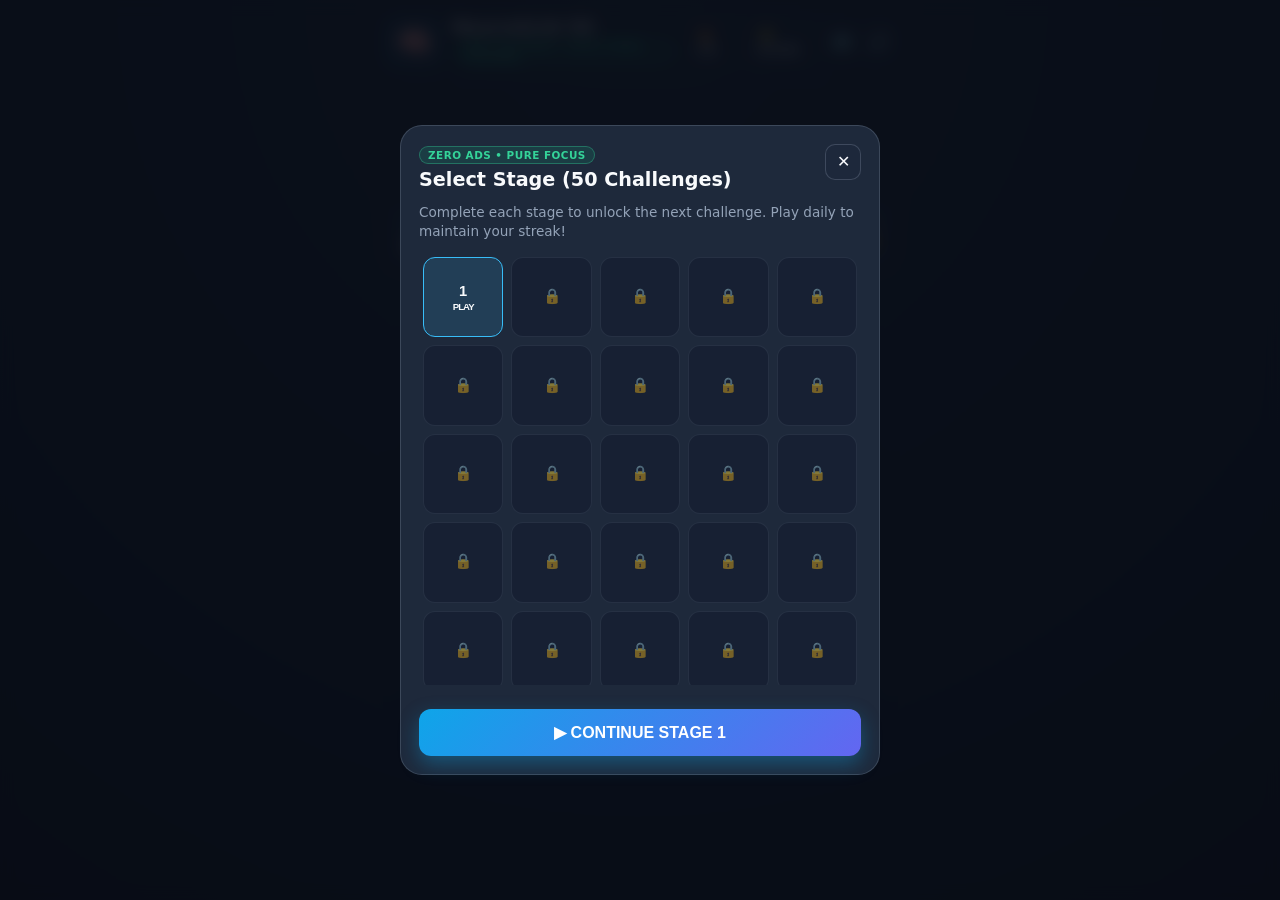
<file: index.html>
<!DOCTYPE html>
<html lang="en">
<head>
  <meta charset="UTF-8" />
  <meta name="viewport" content="width=device-width, initial-scale=1.0, maximum-scale=1.0, user-scalable=no" />
  <title>NeuroGrid 50 — Ad-Free Mind Puzzle</title>
  <link rel="manifest" href="manifest.json" />
  <meta name="theme-color" content="#0f172a" />
  <link rel="stylesheet" href="style.css" />
</head>
<body>
  <div class="app-shell">
    <header class="top-bar">
      <div class="brand">
        <span class="logo-dot">🧠</span>
        <div>
          <h1>NeuroGrid 50</h1>
          <span class="no-ads-pill">100% AD-FREE • DAILY MIND TRAINING</span>
        </div>
      </div>
      <div class="stats-group">
        <div class="stat-pill" title="Daily Streak">🔥 <span id="streakCount">1</span>d</div>
        <div class="stat-pill" title="Total Stars">⭐ <span id="totalStars">0</span>/150</div>
        <button id="stageMapBtn" class="icon-btn" title="50 Stages">🗺️</button>
        <button id="soundBtn" class="icon-btn" title="Sound">🔊</button>
      </div>
    </header>

    <main id="gameView" class="game-view">
      <div class="stage-meta">
        <div class="stage-title-box">
          <span id="stageLabel" class="stage-badge">STAGE 1 / 50</span>
          <h2 id="stageSubtitle">Warm-Up Circuit</h2>
        </div>
        <div class="moves-box">
          <span>Moves Left</span>
          <strong id="movesLeft">3</strong>
        </div>
      </div>

      <p id="instructionText" class="instruction-text">
        Watch the glowing sequence carefully, then tap the tiles in exact order!
      </p>

      <div id="gridContainer" class="grid-container"></div>

      <div class="action-bar">
        <button id="replayPatternBtn" class="btn secondary-btn">👁️ Replay Hint (<span id="hintsLeft">2</span>)</button>
        <button id="restartStageBtn" class="btn secondary-btn">🔄 Reset Stage</button>
      </div>
    </main>

    <section id="stagesModal" class="overlay">
      <div class="modal-card">
        <div class="modal-header">
          <div>
            <span class="no-ads-pill">ZERO ADS • PURE FOCUS</span>
            <h2>Select Stage (50 Challenges)</h2>
          </div>
          <button id="closeStagesBtn" class="icon-btn">✕</button>
        </div>
        <p class="modal-desc">Complete each stage to unlock the next challenge. Play daily to maintain your streak!</p>
        <div id="stagesGrid" class="stages-grid"></div>
        <button id="continueBtn" class="btn primary-btn full-btn">▶ CONTINUE STAGE <span id="continueStageNum">1</span></button>
      </div>
    </section>

    <section id="winModal" class="overlay hidden">
      <div class="modal-card center-card">
        <div class="win-badge">✨ STAGE CLEARED ✨</div>
        <h2 id="winHeading">Stage 1 Complete!</h2>
        <div id="earnedStarsRow" class="earned-stars">⭐⭐⭐</div>
        <p id="winSubtext" class="modal-desc">Next stage unlocked! Keep your brain sharp.</p>
        <div class="modal-actions">
          <button id="nextStageBtn" class="btn primary-btn">NEXT STAGE ➡</button>
          <button id="allStagesFromWinBtn" class="btn secondary-btn">🗺️ 50 STAGES</button>
        </div>
      </div>
    </section>
  </div>

  <script src="script.js"></script>
  <script>
    if ('serviceWorker' in navigator) {
      window.addEventListener('load', () => {
        navigator.serviceWorker.register('./sw.js').catch(() => {});
      });
    }
  </script>
</body>
</html>
</file>
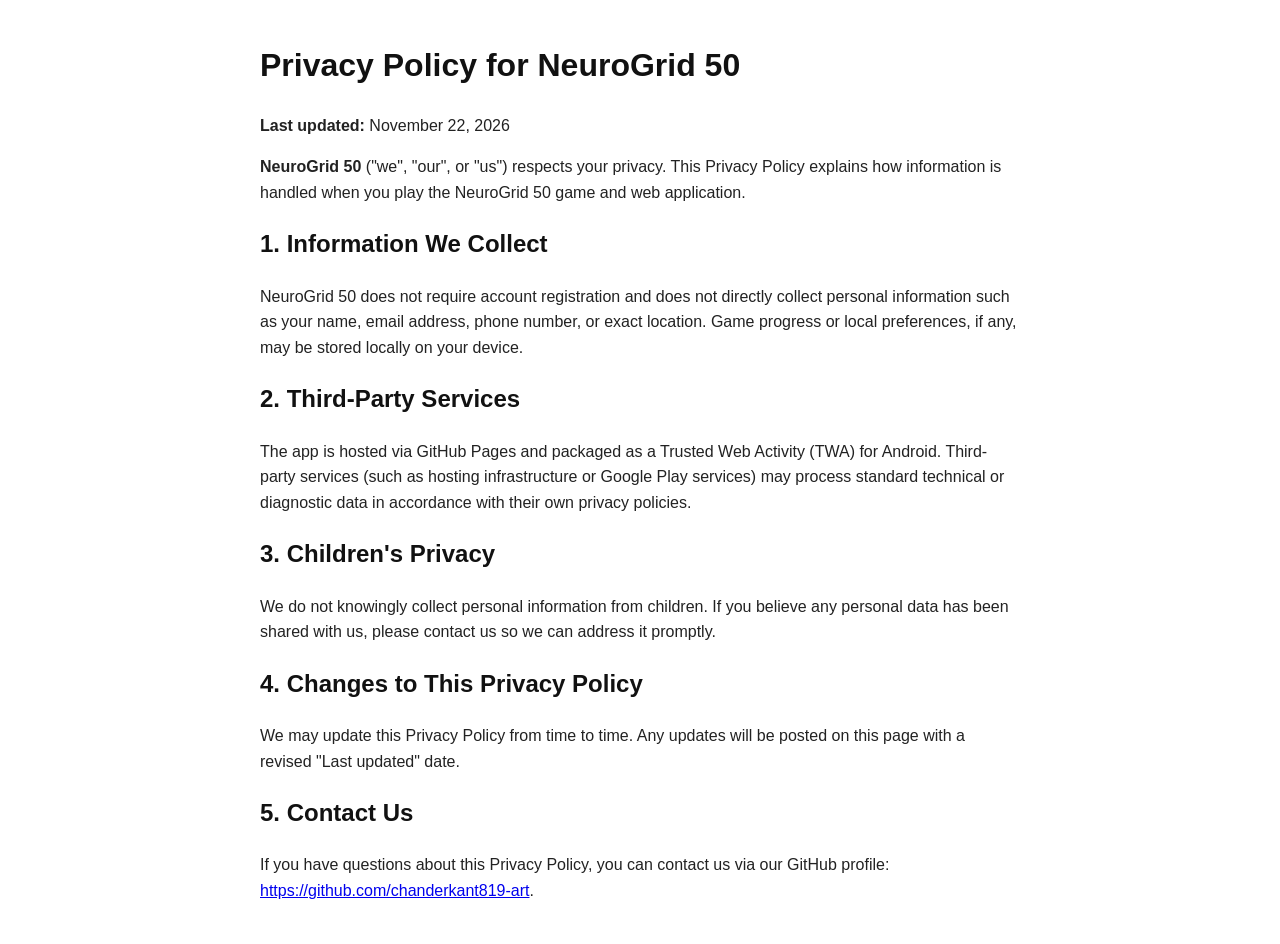
<file: privacy-policy.html>
<!DOCTYPE html>
<html lang="en">
<head>
  <meta charset="UTF-8" />
  <meta name="viewport" content="width=device-width, initial-scale=1.0" />
  <title>Privacy Policy - NeuroGrid 50</title>
  <style>
    body {
      font-family: Arial, sans-serif;
      max-width: 760px;
      margin: 40px auto;
      padding: 0 18px;
      line-height: 1.6;
      color: #222;
    }
    h1, h2 {
      color: #111;
    }
  </style>
</head>
<body>
  <h1>Privacy Policy for NeuroGrid 50</h1>
  <p><strong>Last updated:</strong> November 22, 2026</p>

  <p>
    <strong>NeuroGrid 50</strong> ("we", "our", or "us") respects your privacy. This Privacy Policy explains how information is handled when you play the NeuroGrid 50 game and web application.
  </p>

  <h2>1. Information We Collect</h2>
  <p>
    NeuroGrid 50 does not require account registration and does not directly collect personal information such as your name, email address, phone number, or exact location. Game progress or local preferences, if any, may be stored locally on your device.
  </p>

  <h2>2. Third-Party Services</h2>
  <p>
    The app is hosted via GitHub Pages and packaged as a Trusted Web Activity (TWA) for Android. Third-party services (such as hosting infrastructure or Google Play services) may process standard technical or diagnostic data in accordance with their own privacy policies.
  </p>

  <h2>3. Children's Privacy</h2>
  <p>
    We do not knowingly collect personal information from children. If you believe any personal data has been shared with us, please contact us so we can address it promptly.
  </p>

  <h2>4. Changes to This Privacy Policy</h2>
  <p>
    We may update this Privacy Policy from time to time. Any updates will be posted on this page with a revised "Last updated" date.
  </p>

  <h2>5. Contact Us</h2>
  <p>
    If you have questions about this Privacy Policy, you can contact us via our GitHub profile:
    <a href="https://github.com/chanderkant819-art">https://github.com/chanderkant819-art</a>.
  </p>
</body>
</html>
</file>
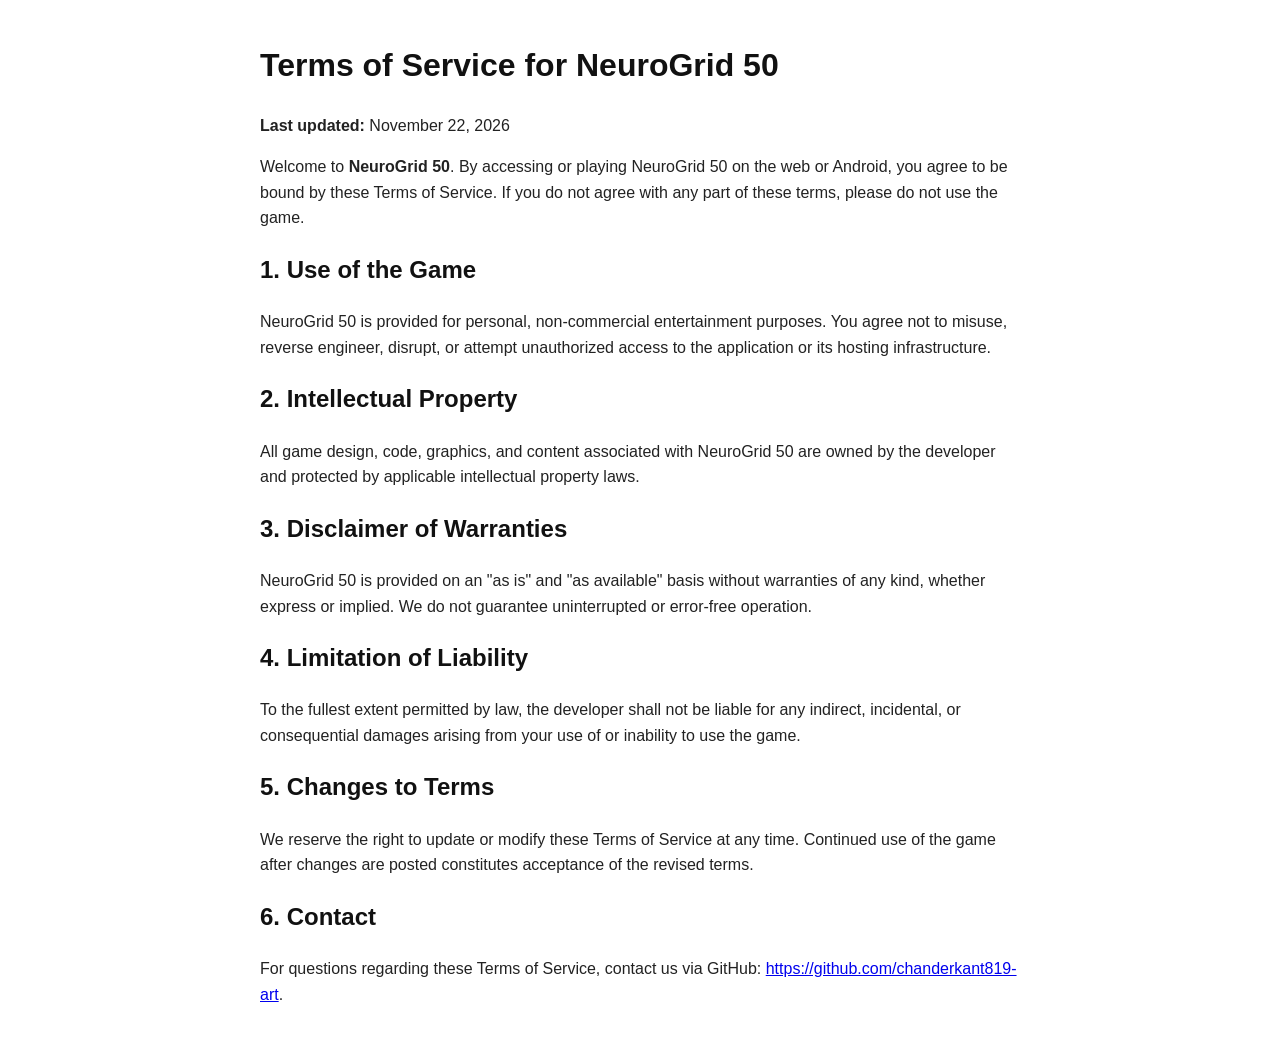
<file: terms-of-service.html>
<!DOCTYPE html>
<html lang="en">
<head>
  <meta charset="UTF-8" />
  <meta name="viewport" content="width=device-width, initial-scale=1.0" />
  <title>Terms of Service - NeuroGrid 50</title>
  <style>
    body {
      font-family: Arial, sans-serif;
      max-width: 760px;
      margin: 40px auto;
      padding: 0 18px;
      line-height: 1.6;
      color: #222;
    }
    h1, h2 {
      color: #111;
    }
  </style>
</head>
<body>
  <h1>Terms of Service for NeuroGrid 50</h1>
  <p><strong>Last updated:</strong> November 22, 2026</p>

  <p>
    Welcome to <strong>NeuroGrid 50</strong>. By accessing or playing NeuroGrid 50 on the web or Android, you agree to be bound by these Terms of Service. If you do not agree with any part of these terms, please do not use the game.
  </p>

  <h2>1. Use of the Game</h2>
  <p>
    NeuroGrid 50 is provided for personal, non-commercial entertainment purposes. You agree not to misuse, reverse engineer, disrupt, or attempt unauthorized access to the application or its hosting infrastructure.
  </p>

  <h2>2. Intellectual Property</h2>
  <p>
    All game design, code, graphics, and content associated with NeuroGrid 50 are owned by the developer and protected by applicable intellectual property laws.
  </p>

  <h2>3. Disclaimer of Warranties</h2>
  <p>
    NeuroGrid 50 is provided on an "as is" and "as available" basis without warranties of any kind, whether express or implied. We do not guarantee uninterrupted or error-free operation.
  </p>

  <h2>4. Limitation of Liability</h2>
  <p>
    To the fullest extent permitted by law, the developer shall not be liable for any indirect, incidental, or consequential damages arising from your use of or inability to use the game.
  </p>

  <h2>5. Changes to Terms</h2>
  <p>
    We reserve the right to update or modify these Terms of Service at any time. Continued use of the game after changes are posted constitutes acceptance of the revised terms.
  </p>

  <h2>6. Contact</h2>
  <p>
    For questions regarding these Terms of Service, contact us via GitHub:
    <a href="https://github.com/chanderkant819-art">https://github.com/chanderkant819-art</a>.
  </p>
</body>
</html>
</file>
<file: style.css>
* {
  box-sizing: border-box;
  margin: 0;
  padding: 0;
  user-select: none;
  -webkit-tap-highlight-color: transparent;
}

body {
  font-family: 'Segoe UI', system-ui, -apple-system, sans-serif;
  background: radial-gradient(circle at top, #1e293b 0%, #0f172a 70%, #090d16 100%);
  color: #f8fafc;
  min-height: 100vh;
  display: flex;
  justify-content: center;
  align-items: center;
  overflow-x: hidden;
}

.app-shell {
  width: 100%;
  max-width: 540px;
  min-height: 100vh;
  padding: 16px;
  display: flex;
  flex-direction: column;
  justify-content: space-between;
}

.top-bar {
  display: flex;
  justify-content: space-between;
  align-items: center;
  gap: 8px;
  padding-bottom: 12px;
  border-bottom: 1px solid rgba(148, 163, 184, 0.16);
}

.brand {
  display: flex;
  align-items: center;
  gap: 10px;
}

.logo-dot {
  font-size: 1.8rem;
  background: rgba(56, 189, 248, 0.15);
  border: 1px solid rgba(56, 189, 248, 0.4);
  border-radius: 12px;
  padding: 6px 9px;
}

.brand h1 {
  font-size: 1.15rem;
  font-weight: 800;
  letter-spacing: 0.3px;
}

.no-ads-pill {
  display: inline-block;
  font-size: 0.65rem;
  font-weight: 700;
  color: #34d399;
  background: rgba(16, 185, 129, 0.14);
  border: 1px solid rgba(52, 211, 153, 0.35);
  padding: 2px 8px;
  border-radius: 999px;
  letter-spacing: 0.5px;
}

.stats-group {
  display: flex;
  align-items: center;
  gap: 6px;
}

.stat-pill {
  background: rgba(30, 41, 59, 0.9);
  border: 1px solid rgba(148, 163, 184, 0.25);
  padding: 6px 10px;
  border-radius: 10px;
  font-size: 0.82rem;
  font-weight: 700;
}

.icon-btn {
  background: rgba(30, 41, 59, 0.95);
  border: 1px solid rgba(148, 163, 184, 0.28);
  color: #f8fafc;
  width: 36px;
  height: 36px;
  border-radius: 10px;
  font-size: 1rem;
  cursor: pointer;
}

.icon-btn:active {
  transform: scale(0.95);
}

.game-view {
  flex: 1;
  display: flex;
  flex-direction: column;
  justify-content: center;
  gap: 16px;
  padding: 12px 0;
}

.stage-meta {
  display: flex;
  justify-content: space-between;
  align-items: center;
  background: rgba(30, 41, 59, 0.7);
  border: 1px solid rgba(148, 163, 184, 0.2);
  padding: 12px 16px;
  border-radius: 16px;
}

.stage-badge {
  font-size: 0.72rem;
  font-weight: 800;
  color: #38bdf8;
  letter-spacing: 0.8px;
}

.stage-title-box h2 {
  font-size: 1.15rem;
  margin-top: 2px;
}

.moves-box {
  text-align: right;
}

.moves-box span {
  display: block;
  font-size: 0.72rem;
  color: #94a3b8;
}

.moves-box strong {
  font-size: 1.35rem;
  color: #fbbf24;
}

.instruction-text {
  text-align: center;
  font-size: 0.9rem;
  color: #cbd5e1;
  min-height: 24px;
}

.grid-container {
  display: grid;
  gap: 10px;
  width: 100%;
  max-width: 380px;
  aspect-ratio: 1 / 1;
  margin: 0 auto;
  padding: 14px;
  background: rgba(15, 23, 42, 0.85);
  border: 1px solid rgba(56, 189, 248, 0.25);
  border-radius: 22px;
  box-shadow: 0 20px 45px rgba(0, 0, 0, 0.45);
}

.tile {
  background: linear-gradient(145deg, #1e293b, #0f172a);
  border: 2px solid rgba(148, 163, 184, 0.22);
  border-radius: 14px;
  cursor: pointer;
  transition: transform 0.12s ease, background 0.18s ease, box-shadow 0.18s ease, border-color 0.18s ease;
  display: flex;
  align-items: center;
  justify-content: center;
  font-weight: 800;
  font-size: 1.1rem;
  color: transparent;
}

.tile:active {
  transform: scale(0.94);
}

.tile.blocked {
  background: repeating-linear-gradient(
    45deg,
    rgba(239, 68, 68, 0.14),
    rgba(239, 68, 68, 0.14) 8px,
    rgba(15, 23, 42, 0.6) 8px,
    rgba(15, 23, 42, 0.6) 16px
  );
  border-color: rgba(239, 68, 68, 0.35);
  cursor: not-allowed;
}

.tile.lit {
  background: linear-gradient(135deg, #38bdf8, #818cf8);
  border-color: #e0f2fe;
  box-shadow: 0 0 22px rgba(56, 189, 248, 0.75);
  transform: scale(1.03);
}

.tile.correct {
  background: linear-gradient(135deg, #10b981, #34d399);
  border-color: #d1fae5;
  box-shadow: 0 0 18px rgba(16, 185, 129, 0.65);
  color: #064e3b;
}

.tile.wrong {
  background: linear-gradient(135deg, #ef4444, #f87171);
  border-color: #fee2e2;
  box-shadow: 0 0 18px rgba(239, 68, 68, 0.75);
}

.action-bar {
  display: flex;
  gap: 10px;
  justify-content: center;
}

.btn {
  padding: 12px 16px;
  border-radius: 12px;
  border: none;
  font-weight: 700;
  font-size: 0.9rem;
  cursor: pointer;
  transition: transform 0.12s ease, opacity 0.15s ease;
}

.btn:active {
  transform: scale(0.96);
}

.primary-btn {
  background: linear-gradient(135deg, #0ea5e9, #6366f1);
  color: #ffffff;
  box-shadow: 0 8px 20px rgba(14, 165, 233, 0.35);
}

.secondary-btn {
  background: rgba(30, 41, 59, 0.95);
  color: #e2e8f0;
  border: 1px solid rgba(148, 163, 184, 0.28);
}

.full-btn {
  width: 100%;
  margin-top: 12px;
  padding: 14px;
  font-size: 1rem;
}

.overlay {
  position: fixed;
  inset: 0;
  background: rgba(9, 13, 22, 0.88);
  backdrop-filter: blur(8px);
  display: flex;
  justify-content: center;
  align-items: center;
  padding: 16px;
  z-index: 50;
}

.overlay.hidden {
  display: none;
}

.modal-card {
  width: 100%;
  max-width: 480px;
  max-height: 88vh;
  background: #1e293b;
  border: 1px solid rgba(148, 163, 184, 0.25);
  border-radius: 22px;
  padding: 18px;
  display: flex;
  flex-direction: column;
  gap: 12px;
}

.center-card {
  text-align: center;
  align-items: center;
}

.modal-header {
  display: flex;
  justify-content: space-between;
  align-items: flex-start;
}

.modal-header h2 {
  font-size: 1.2rem;
  margin-top: 4px;
}

.modal-desc {
  font-size: 0.85rem;
  color: #94a3b8;
  line-height: 1.4;
}

.stages-grid {
  display: grid;
  grid-template-columns: repeat(5, 1fr);
  gap: 8px;
  overflow-y: auto;
  max-height: 48vh;
  padding: 4px;
}

.stage-btn {
  aspect-ratio: 1 / 1;
  border-radius: 12px;
  border: 1px solid rgba(148, 163, 184, 0.25);
  background: #0f172a;
  color: #f8fafc;
  font-weight: 800;
  font-size: 0.92rem;
  display: flex;
  flex-direction: column;
  align-items: center;
  justify-content: center;
  cursor: pointer;
  gap: 2px;
}

.stage-btn.unlocked {
  border-color: #38bdf8;
  background: rgba(56, 189, 248, 0.14);
}

.stage-btn.completed {
  border-color: #10b981;
  background: rgba(16, 185, 129, 0.18);
}

.stage-btn.locked {
  opacity: 0.45;
  cursor: not-allowed;
}

.stage-btn .mini-stars {
  font-size: 0.6rem;
  letter-spacing: -1px;
}

.win-badge {
  font-size: 0.78rem;
  font-weight: 800;
  color: #34d399;
  background: rgba(16, 185, 129, 0.15);
  padding: 4px 12px;
  border-radius: 999px;
}

.earned-stars {
  font-size: 2rem;
  letter-spacing: 6px;
}

.modal-actions {
  display: flex;
  gap: 10px;
  width: 100%;
  margin-top: 6px;
}

.modal-actions .btn {
  flex: 1;
}
</file>
